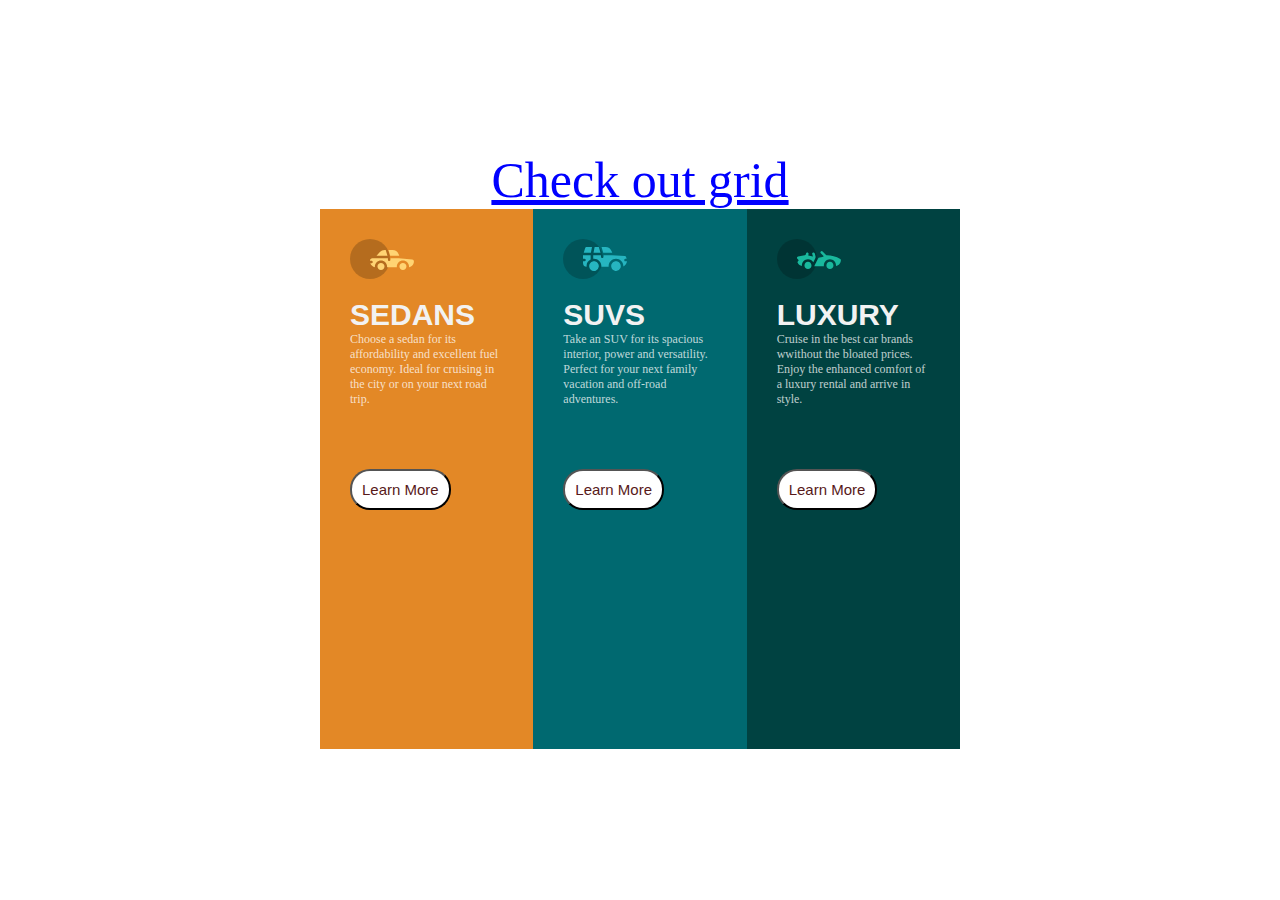
<file: index.html>
<!DOCTYPE html>
<html lang="en">
<head>
    <meta charset="UTF-8">
    <meta http-equiv="X-UA-Compatible" content="IE=edge">
    <meta name="viewport" content="width=device-width, initial-scale=1.0">
    <title>Three Column Cards</title>
    <link rel="stylesheet" href="cards.css">
    <link rel="preconnect" href="https://fonts.googleapis.com">
    <link rel="preconnect" href="https://fonts.googleapis.com">
</head>
<body>
   <main>
     <a href="grid.html">Check out grid</a>
    <div class="container">
        <div class="first-side">
            <img class="icon" src="Images/icon-sedans.svg">  
            <h1>SEDANS</h1>
            <p>Choose a sedan for its affordability and excellent fuel economy. 
                Ideal for cruising in the city or on your next road trip.
            </p>
            <button class="sedans">Learn More</button>
        </div>
        <div class="second-side">
            <img class="icon" src="Images/icon-suvs.svg">  
            <h1>SUVS</h1>
            <p>Take an SUV for its spacious interior, power and versatility. 
                Perfect for your next family vacation and off-road adventures.
            </p>
            <button class="suv">Learn More</button>
        </div>
        <div class="third-side">
            <img class="icon" src="Images/icon-luxury.svg">  
            <h1>LUXURY</h1>
            <p>Cruise in the best car brands wwithout the bloated prices.
                Enjoy the enhanced comfort of a luxury rental and arrive in style.
            </p>
            <button class="luxury">Learn More</button>
        </div>
    </div>
   </main>
</body>
</html>
</file>
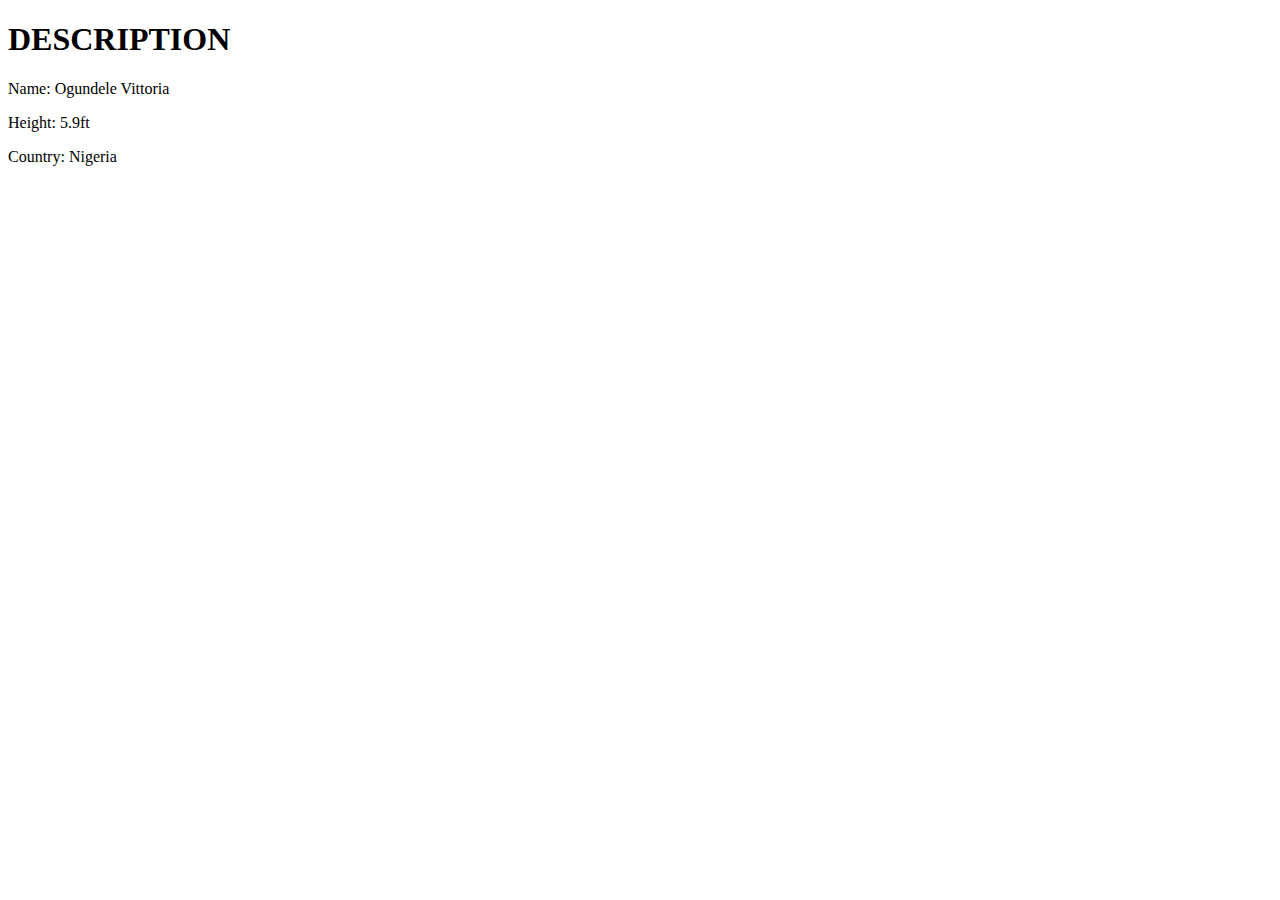
<file: JAVASCRIPT/index.html>
<!DOCTYPE html>
<html lang="en">
<head>
    <meta charset="UTF-8">
    <meta http-equiv="X-UA-Compatible" content="IE=edge">
    <meta name="viewport" content="width=device-width, initial-scale=1.0">
    <title>Javascript</title>
</head>
<body>
    <h1>DESCRIPTION</h1>
    <p id="name"></p>
    <p id="height"></p>
    <p id="country"></p>
    <script src="life.js"></script>
</body>
</html>
</file>
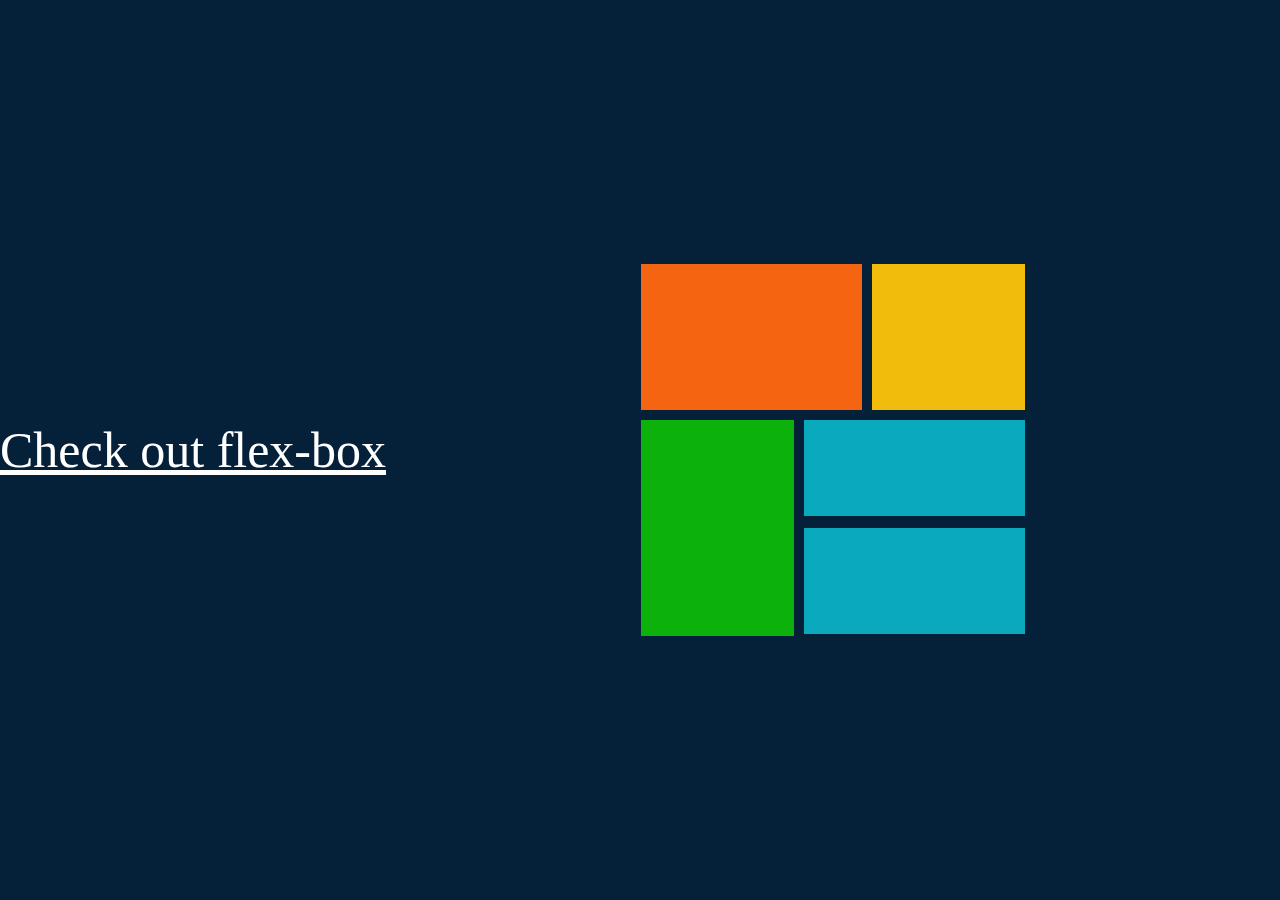
<file: grid.html>
<!DOCTYPE html>
<html lang="en">
<head>
    <meta charset="UTF-8">
    <meta http-equiv="X-UA-Compatible" content="IE=edge">
    <meta name="viewport" content="width=device-width, initial-scale=1.0">
    <title>Grid Layout</title>
    <link rel="stylesheet" href="grids.css">
</head>
<body>
    <header><a href="index.html">Check out flex-box</a></header>
    <main>
        
        <div class="item-a"></div>
        <div class="item-b"></div>
        <div class="item-c"></div>
        <div class="item-d"></div>
        <div class="item-e"></div>
    </main>
</body>
</html>
</file>
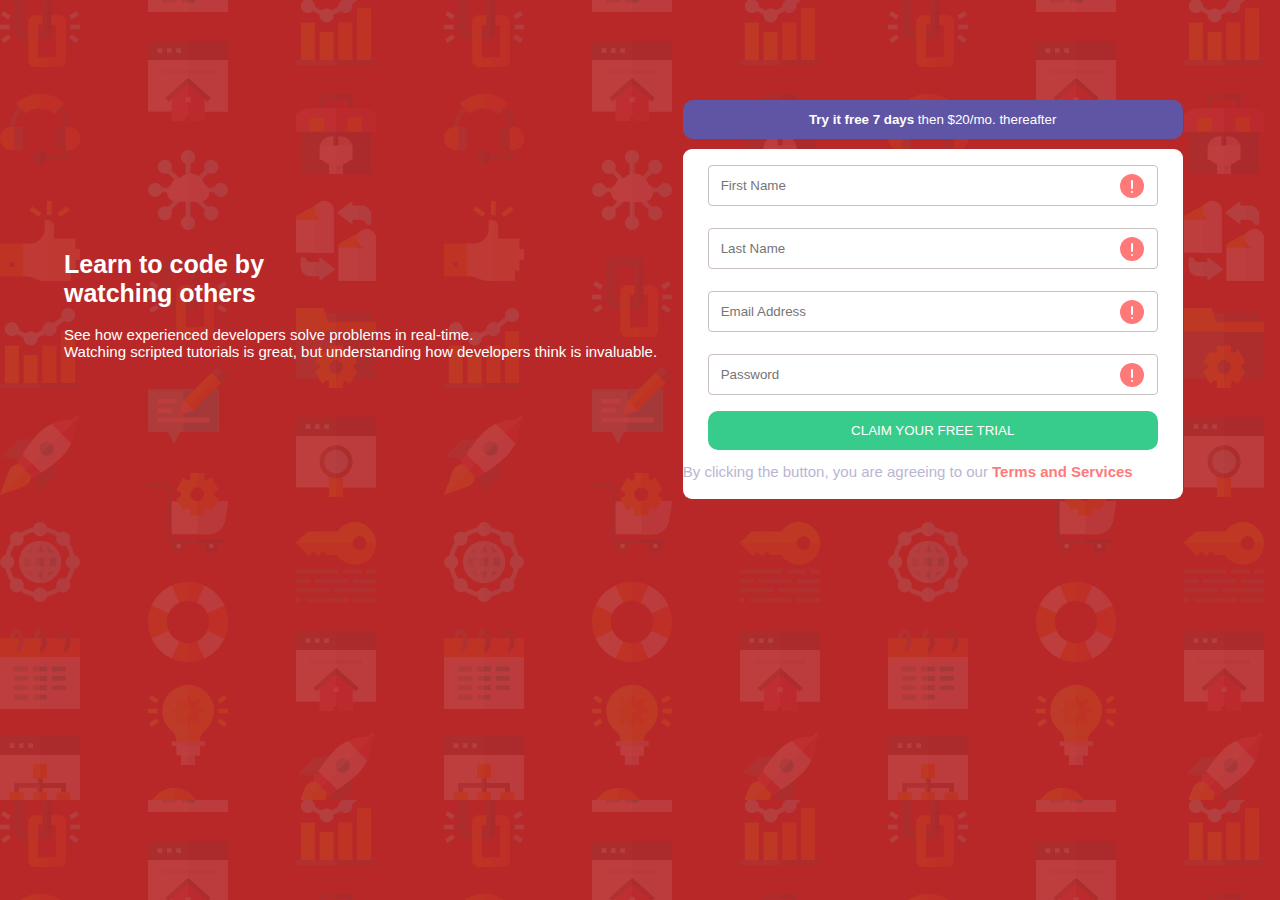
<file: responsive.html>
<!DOCTYPE html>
<html lang="en">
<head>
    <meta charset="UTF-8">
    <meta http-equiv="X-UA-Compatible" content="IE=edge">
    <meta name="viewport" content="width=device-width, initial-scale=1.0">
    <title>Responsiveness</title>
    <link rel="stylesheet" href="respond.css">
    <link rel="preconnect" href="https://fonts.googleapis.com">
</head>
<body>
    <main>
        <div class="item-a">
    <p><b class="learn">Learn to code by</b></p>
    <p><b class="learn"> watching others</b></p>
    <br>
    <p>See how experienced developers solve problems in real-time. </p>    
    <p>Watching scripted tutorials is great, but understanding how developers think is invaluable.</p>
    </div>
    <form action=action_page.php>
        <button type="try" class="registerbtn"><b>Try it free 7 days</b> then $20/mo. thereafter</button>
        <div class="container">
                <input type="text" id="fname" required placeholder="First Name"  name="">
                
                <input type="text" id="lname" required placeholder="Last Name"  name="">
                
                <input type="text" id="email" required placeholder="Email Address"  name="">
                
                <input type="text" id="phone" required placeholder="Password"  name="">
                
                <button type="submit" class="registerbtn">CLAIM YOUR FREE TRIAL</button>
                 <p class="by">By clicking the button, you are agreeing to our <b class="terms">Terms and Services</p>       
         </div>  
         </form>
         </main> 
</body>
</html>
</file>
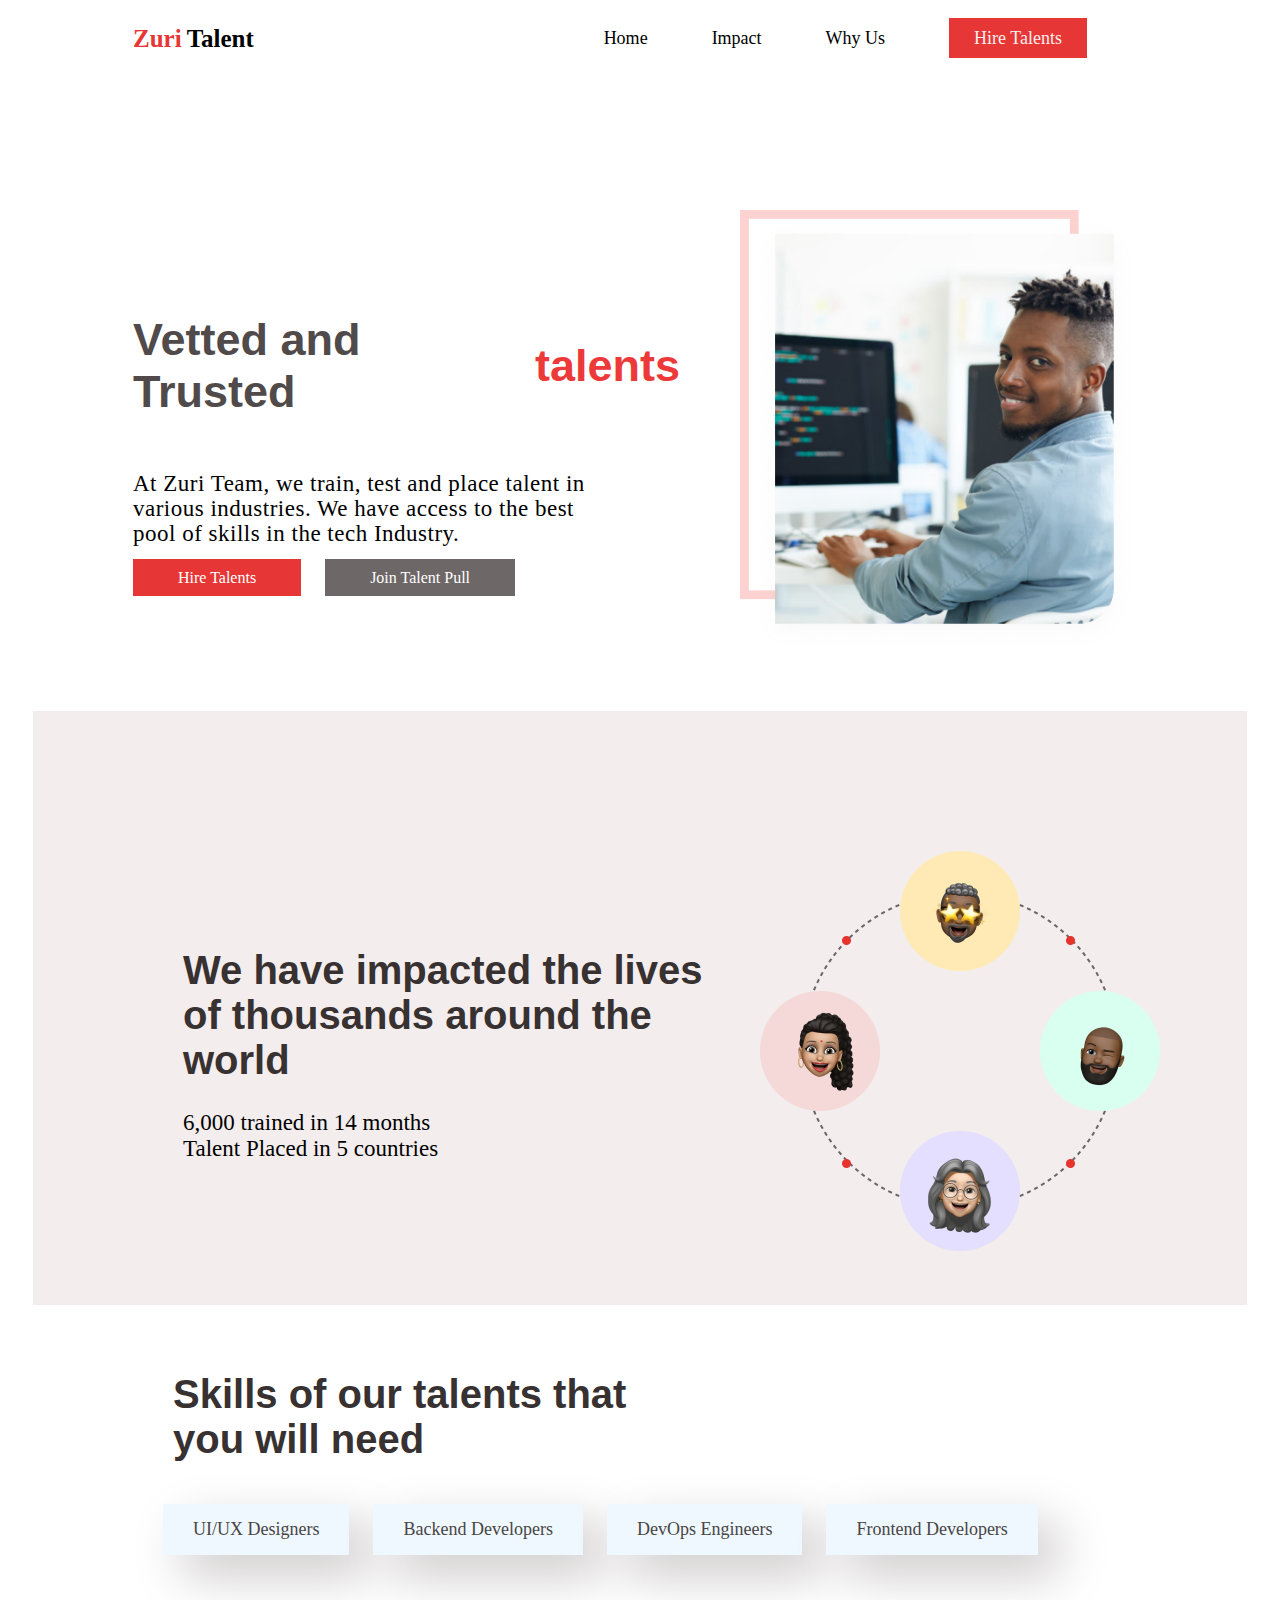
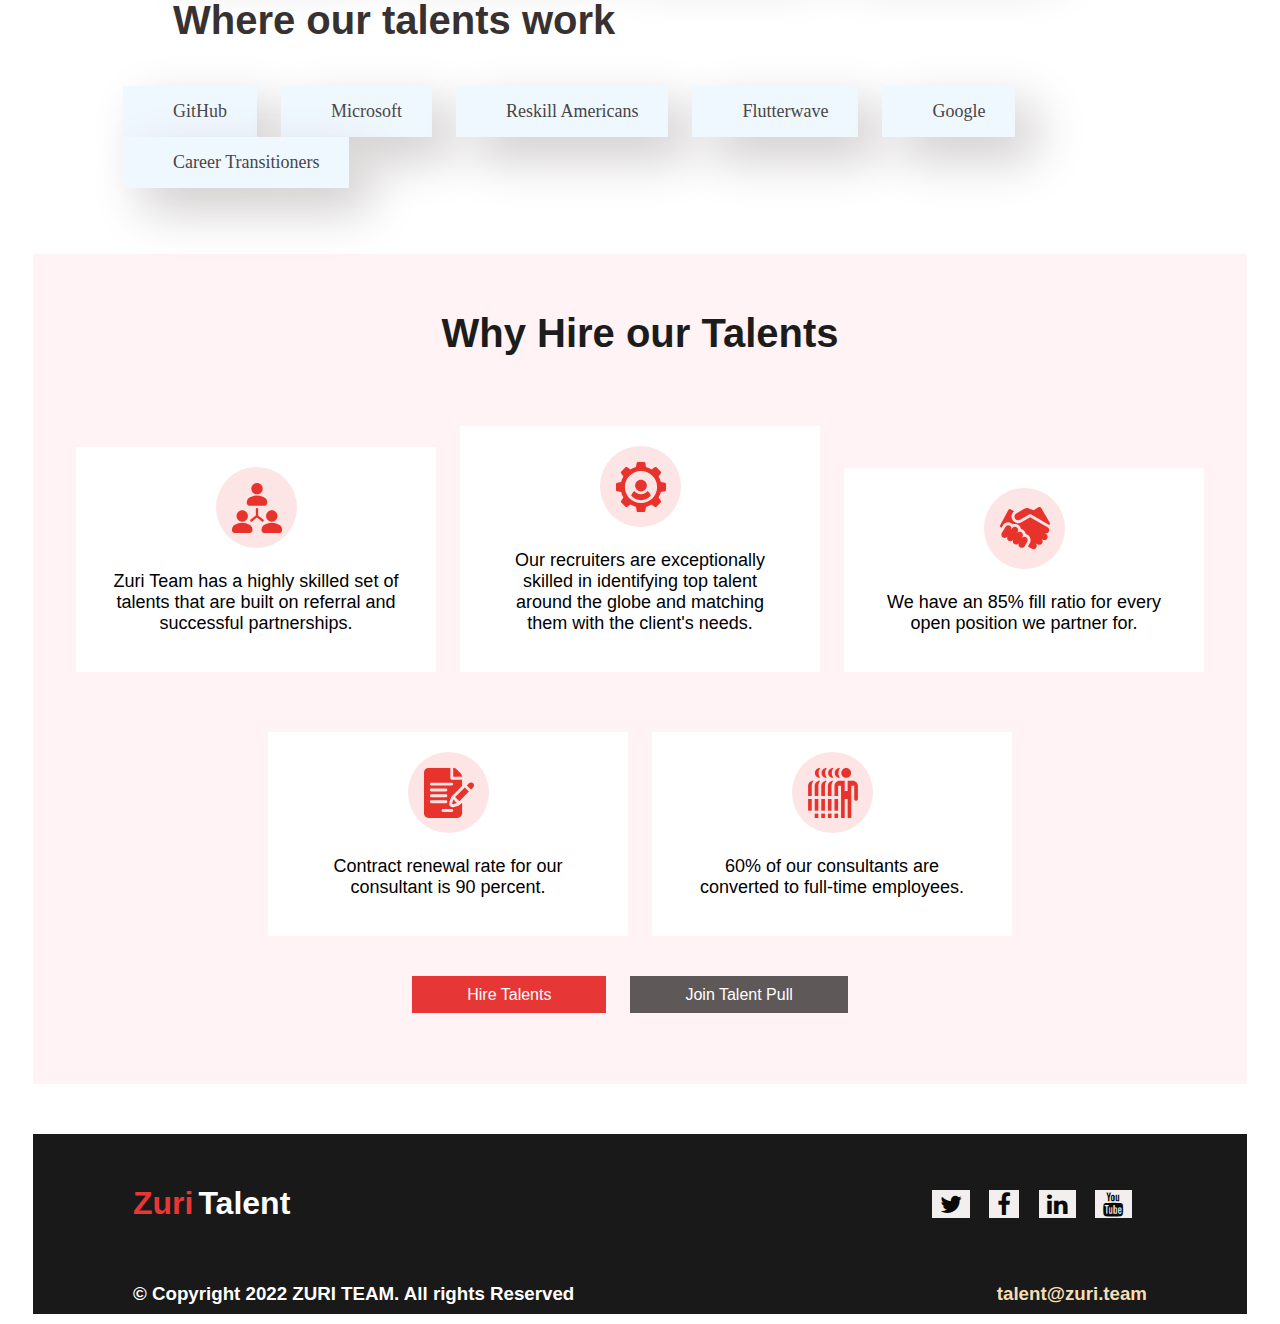
<file: ZURI/second page.html>
<!DOCTYPE html>
<html lang="en">
<head>
    <meta name="viewport" content="width-device-width, initial-scale=1.0">
    <meta charset="UTF-8">
    <meta http-equiv="X-UA-Compatible" content="IE=edge">
    <meta name="viewport" content="width=device-width, initial-scale=1.0">
    <title>Document</title>
    <link rel="stylesheet" href="second page.css">
    <link rel="stylesheet" href="https://fonts/Graphik-Semibold.woff2">
    <link rel="”preload”" href="/fonts/Sequel Sans Black Head.ttf"/>
    <link rel="”preload”" href="/fonts/Graphik-Regular.woff2"/>
    <link rel="”preload”" href="/fonts/Graphik-Medium.woff2"/>
    <link rel="stylesheet" href="https://cdnjs.cloudflare.com/ajax/libs/font-awesome/4.7.0/css/font-awesome.min.css">
</head>
<body>
    <div class="contain">
            <div class="main">
                <div class="head">
                    <h1>Zuri</h1>
                </div>
                <div class="yt">
                    <h1>Talent</h1>
                </div>
                
                <div class="nav">
                    <ul>
                        <li class="ty"><a href="Home">Home</a></li>
                        <li class="ty"><a href="Impact">Impact</a></li>
                        <li class="ty"><a href="Why Us">Why Us</a></li>
                        <li><a class="tt" href="Hire Talents">Hire Talents</a></li>
                    </ul>
                </div>
            </div>

            <div class="cont">

                <div class="first">
                    <div class="fir">
                        <div class="fi">
                        <h1>Vetted and Trusted </h1>
                        </div>

                        <div class="firs">
                        <h1 class="firs"> talents</h1>
                        </div>

                    </div>

                    <p>
                        At Zuri Team, we train, test and place talent in <br> various industries. We have access to the best <br> pool of skills in the tech Industry.
                    </p>
                    <a class = "yy" href="">Hire Talents</a> <a class = "ya" href="">Join Talent Pull</a>
                </div>

                <div class="first">
                    <img src="Images/section1.png">
                </div>

            </div>
        

        <div class="second">
            <div class="seco">
                <h1>We have impacted the lives <br> of thousands around the <br> world</h1>
                <p>6,000 trained in 14 months <br> Talent Placed in 5 countries</p>
            </div>

            <div class="seco">
                <img src="Images/section2.png" alt="">
            </div>
        </div>

        <div class="third">
            <div class="thir">
                <h1>Skills of our talents that <br> you will need</h1>
            </div>

            <div class="thi">
                <ul>
                    <li>UI/UX Designers</li>

                    <li>Backend Developers</li>
                    
                    <li>DevOps Engineers</li>
                    
                    <li>Frontend Developers</li>          
                </ul>
            </div>

            <div class="thir">
                <h1>
                    Where our talents work
                </h1>
            </div>
                    
            <div class="th">
                <ul>
                    <li>GitHub</li> 

                    <li>Microsoft</li>

                <li> Reskill Americans</li>

                    <li>Flutterwave</li>

                    <li>Google</li>

                    <li>Career Transitioners</li>
                </ul>
            </div>
        </div>

        <div class="wrapper">
            <h1>Why Hire our Talents</h1>
        

            <div class="team">
                <div class="section-1">
                    
                    <svg width="81" height="81" viewBox="0 0 81 81" fill="none" xmlns="http://www.w3.org/2000/svg">
                        <circle cx="40.5" cy="40.5" r="40.5" fill="#FCE5E4"/>
                        <g clip-path="url(#clip0_153_14)">
                        <path d="M41.0001 27.3636C44.1381 27.3636 46.6819 24.8197 46.6819 21.6818C46.6819 18.5438 44.1381 16 41.0001 16C37.8621 16 35.3183 18.5438 35.3183 21.6818C35.3183 24.8197 37.8621 27.3636 41.0001 27.3636Z" fill="#E7332B"/>
                        <path d="M33.2075 38.7272H48.7926C50.1353 38.7272 51.2273 37.5486 51.2273 36.0993V35.3714C51.2273 33.4726 50.2874 31.7382 48.7726 30.8448C46.9582 29.7749 44.1373 28.4999 41 28.4999C37.8628 28.4999 35.0419 29.775 33.2275 30.8448C31.7127 31.738 30.7728 33.4726 30.7728 35.3714V36.0993C30.7728 37.5487 31.8647 38.7272 33.2075 38.7272Z" fill="#E7332B"/>
                        <path d="M26.2273 54.6363C29.3652 54.6363 31.909 52.0925 31.909 48.9546C31.909 45.8166 29.3652 43.2728 26.2273 43.2728C23.0893 43.2728 20.5455 45.8166 20.5455 48.9546C20.5455 52.0925 23.0893 54.6363 26.2273 54.6363Z" fill="#E7332B"/>
                        <path d="M33.9998 58.1176C32.1854 57.0478 29.3645 55.7728 26.2273 55.7728C23.0901 55.7728 20.2691 57.0479 18.4548 58.1176C16.94 59.0109 16 60.7454 16 62.6442V63.3721C16 64.8214 17.092 66 18.4347 66H34.0198C35.3626 66 36.4546 64.8214 36.4546 63.3721V62.6442C36.4546 60.7454 35.5146 59.0109 33.9998 58.1176Z" fill="#E7332B"/>
                        <path d="M55.7727 54.6363C58.9107 54.6363 61.4545 52.0925 61.4545 48.9546C61.4545 45.8166 58.9107 43.2728 55.7727 43.2728C52.6348 43.2728 50.0909 45.8166 50.0909 48.9546C50.0909 52.0925 52.6348 54.6363 55.7727 54.6363Z" fill="#E7332B"/>
                        <path d="M63.5454 58.1176C61.731 57.0478 58.9101 55.7728 55.7729 55.7728C52.6357 55.7728 49.8147 57.0479 48.0004 58.1176C46.4855 59.0109 45.5456 60.7455 45.5456 62.6443V63.3722C45.5456 64.8215 46.6376 66.0001 47.9803 66.0001H63.5654C64.9082 66.0001 66.0002 64.8215 66.0002 63.3722V62.6443C66.0001 60.7454 65.0601 59.0109 63.5454 58.1176Z" fill="#E7332B"/>
                        <path d="M46.6807 54.6364C47.0147 54.6364 47.3443 54.4899 47.5696 54.2103C47.9613 53.7198 47.8814 53.0051 47.392 52.6123L42.1363 48.4078V42.1365C42.1363 41.5083 41.6281 41.0001 40.9999 41.0001C40.3718 41.0001 39.8635 41.5082 39.8635 42.1364V48.4086L34.6079 52.6122C34.1185 53.0051 34.0386 53.7197 34.4303 54.2102C34.6556 54.4898 34.9851 54.6363 35.3192 54.6363C35.5678 54.6363 35.8187 54.5554 36.0283 54.3878L40.9999 50.4105L45.9715 54.3878C46.1812 54.5554 46.432 54.6364 46.6807 54.6364Z" fill="#E7332B"/>
                        </g>
                        <defs>
                        <clipPath id="clip0_153_14">
                        <rect width="50" height="50" fill="white" transform="translate(16 16)"/>
                        </clipPath>
                        </defs>
                    </svg>
                    <p class="role"></p>Zuri Team has a highly skilled set of <br> talents that are built on referral and <br> successful partnerships.</p>
                </div>
                
                <div class="section-1">
                    
                    <svg width="81" height="81" viewBox="0 0 81 81" fill="none" xmlns="http://www.w3.org/2000/svg">
                        <circle cx="40.5" cy="40.5" r="40.5" fill="#FCE5E4"/>
                        <path d="M41 33.6758C37.7685 33.6758 35.1406 36.3036 35.1406 39.5352C35.1406 42.7667 37.7685 45.3945 41 45.3945C44.2315 45.3945 46.8594 42.7667 46.8594 39.5352C46.8594 36.3036 44.2315 33.6758 41 33.6758Z" fill="#E7332B"/>
                        <path d="M64.7755 36.6255L60.8841 35.9932C60.3963 34.0505 59.6295 32.2052 58.5981 30.4843L60.8354 27.35C61.2518 26.7678 61.1859 25.9695 60.6795 25.4632L56.5367 21.3204C56.0274 20.8126 55.2307 20.7453 54.6499 21.1645L51.5156 23.4018C49.7947 22.3703 47.9493 21.6036 46.0067 21.1158L45.3744 17.2244C45.2572 16.5179 44.6464 16 43.9297 16H38.0703C37.3536 16 36.7428 16.5179 36.6255 17.2245L35.9932 21.1159C34.0505 21.6037 32.2052 22.3705 30.4843 23.4019L27.35 21.1646C26.7678 20.7454 25.9682 20.8126 25.4632 21.3205L21.3204 25.4632C20.814 25.9696 20.7482 26.7678 21.1645 27.35L23.4018 30.4843C22.3703 32.2052 21.6036 34.0506 21.1158 35.9932L17.2244 36.6255C16.5179 36.7428 16 37.3536 16 38.0703V43.9297C16 44.6464 16.5179 45.2572 17.2245 45.3745L21.1159 46.0068C21.6037 47.9495 22.3705 49.7948 23.4019 51.5157L21.1646 54.65C20.7482 55.2322 20.8141 56.0305 21.3205 56.5368L25.4633 60.6796C25.9683 61.1846 26.7679 61.2489 27.3501 60.8355L30.4844 58.5982C32.2053 59.6297 34.0507 60.3964 35.9933 60.8842L36.6256 64.7756C36.7428 65.4821 37.3536 66 38.0703 66H43.9297C44.6464 66 45.2572 65.4821 45.3745 64.7755L46.0068 60.8841C47.9495 60.3963 49.7948 59.6295 51.5157 58.5981L54.65 60.8354C55.2308 61.2488 56.0275 61.1845 56.5368 60.6795L60.6796 56.5367C61.186 56.0303 61.2518 55.2321 60.8355 54.6499L58.5982 51.5156C59.6297 49.7947 60.3964 47.9493 60.8842 46.0067L64.7756 45.3744C65.4821 45.2572 66 44.6464 66 43.9297V38.0703C66 37.3536 65.4821 36.7428 64.7755 36.6255ZM41 57.1133C32.1151 57.1133 24.8867 49.8849 24.8867 41C24.8867 32.1151 32.1151 24.8867 41 24.8867C49.8849 24.8867 57.1133 32.1151 57.1133 41C57.1133 49.8849 49.8849 57.1133 41 57.1133Z" fill="#E7332B"/>
                        <path d="M47.7669 45.0754C46.1539 47.0417 43.7363 48.3243 41.0003 48.3243C38.2642 48.3243 35.8467 47.0417 34.2336 45.0754C32.8294 46.32 31.8051 47.9515 31.24 49.7822C33.655 52.4636 37.1159 54.1836 41.0003 54.1836C44.8847 54.1836 48.3456 52.4636 50.7604 49.7822C50.1954 47.9515 49.1712 46.32 47.7669 45.0754Z" fill="#E7332B"/>
                        </svg>
                        
                        <p class="role"></p>Our recruiters are exceptionally <br> skilled in identifying top talent <br> around the globe and matching <br> them with the client's needs.</p>

                    </div>

                    <div class="section-1">
                    
                    <svg width="81" height="81" viewBox="0 0 81 81" fill="none" xmlns="http://www.w3.org/2000/svg">
                        <circle cx="40.5" cy="40.5" r="40.5" fill="#FCE5E4"/>
                        <g clip-path="url(#clip0_153_17)">
                        <path d="M65.7987 34.7668L56.9118 19.6241C56.5044 18.9298 55.6131 18.6944 54.916 19.0969L49.5902 22.1718L44.7929 20.4073C44.6163 20.3423 44.4375 20.2878 44.2573 20.242C42.9067 19.8987 41.4749 20.0913 40.2532 20.7967L32.3233 25.3751C30.5717 26.3864 29.9716 28.6261 30.9828 30.3777C31.9941 32.1292 34.2338 32.7293 35.9854 31.7181L44.6872 26.694C45.5937 26.1706 46.7105 26.1706 47.6169 26.694C47.6169 26.694 65.1488 36.8195 65.2051 36.8542L65.4663 36.6392C66.0222 36.1816 66.1631 35.3878 65.7987 34.7668Z" fill="#E7332B"/>
                        <path d="M63.5708 39.2879L46.1521 29.2313L37.4502 34.2553C36.4346 34.8417 35.3072 35.1412 34.165 35.1412C33.5924 35.1412 33.0161 35.0659 32.4482 34.9139C30.7475 34.4581 29.3259 33.3674 28.4456 31.8425C27.5652 30.3178 27.3315 28.5413 27.7872 26.8405C28.1634 25.4364 28.9733 24.2236 30.1022 23.3476L26.5106 21.2739C25.7944 20.8605 24.8781 21.1214 24.4872 21.8501L16.1744 37.3483C15.8005 38.0455 16.0477 38.9138 16.7329 39.3093L17.4943 39.7488L18.8308 37.434C19.9395 35.5136 22.0066 34.3206 24.2253 34.3206C25.314 34.3206 26.3894 34.6092 27.3351 35.1553C27.8791 35.4693 28.3644 35.8565 28.7811 36.303C29.4546 36.0571 30.174 35.925 30.9106 35.925C31.9992 35.925 33.0745 36.2136 34.0203 36.7597C35.4604 37.591 36.4905 38.9336 36.9209 40.5399C36.9683 40.7165 37.0063 40.8941 37.0379 41.072C37.6369 41.2104 38.2155 41.4371 38.7523 41.7471C40.1925 42.5784 41.2227 43.921 41.653 45.5273C41.7004 45.7039 41.7384 45.8815 41.77 46.0594C42.3691 46.1978 42.9476 46.4244 43.4844 46.7344C46.4572 48.4509 47.4795 52.2659 45.7633 55.2387L43.9384 58.3994L47.85 60.6578C49.4264 61.568 51.4421 61.0278 52.3523 59.4515C53.2624 57.875 52.7223 55.8593 51.1459 54.9491L53.6831 56.414C55.2595 57.3241 57.2752 56.784 58.1854 55.2076C59.0955 53.6313 58.5554 51.6154 56.979 50.7053L58.6705 51.6818C60.2469 52.592 62.2627 52.0519 63.1728 50.4754C64.0829 48.899 63.5428 46.8832 61.9663 45.9732L60.2749 44.9966C61.8513 45.9067 63.867 45.3666 64.7772 43.7901C65.6873 42.2138 65.1472 40.1981 63.5708 39.2879Z" fill="#E7332B"/>
                        <path d="M42.0195 49.2716C40.4431 48.3614 38.4274 48.9015 37.5172 50.4779L38.4938 48.7865C39.4039 47.2101 38.8638 45.1944 37.2874 44.2843C35.7111 43.3741 33.6953 43.9142 32.7852 45.4906L33.7618 43.7991C34.6719 42.2227 34.1318 40.207 32.5554 39.2969C30.979 38.3867 28.9633 38.9268 28.0532 40.5032L27.0766 42.1946C27.9867 40.6182 27.4466 38.6025 25.8702 37.6924C24.2938 36.7822 22.2781 37.3224 21.3679 38.8987L17.8279 45.0303C16.9177 46.6066 17.4578 48.6224 19.0342 49.5325C20.6106 50.4427 22.6264 49.9025 23.5365 48.3261C22.6263 49.9024 23.1664 51.9182 24.7428 52.8283C26.3192 53.7385 28.335 53.1983 29.2451 51.6219C28.3349 53.1982 28.875 55.214 30.4515 56.1241C32.0279 57.0343 34.0436 56.4941 34.9537 54.9177C34.0436 56.494 34.5837 58.5098 36.1601 59.4199C37.7365 60.3301 39.7523 59.7899 40.6623 58.2134L43.2258 53.7734C44.1361 52.1974 43.5959 50.1816 42.0195 49.2716Z" fill="#E7332B"/>
                        </g>
                        <defs>
                        <clipPath id="clip0_153_17">
                        <rect width="50" height="50" fill="white" transform="translate(16 15)"/>
                        </clipPath>
                        </defs>
                    </svg>
                    <p class="role"></p>We have an 85% fill ratio for every <br> open position we partner for.</p>
                    </div>

                    <div class="section-1">
                
                    <svg width="81" height="81" viewBox="0 0 81 81" fill="none" xmlns="http://www.w3.org/2000/svg">
                        <circle cx="40.5" cy="40.5" r="40.5" fill="#FCE5E4"/>
                        <path d="M54.0387 24.5373C54.0387 23.3643 53.5809 22.26 52.7512 21.4303L48.6084 17.2875C47.7902 16.4692 46.6288 16 45.4729 16H45.2212V24.7891H54.0388L54.0387 24.5373Z" fill="#E7332B"/>
                        <path d="M42.7517 46.2282C43.032 45.3771 43.5213 44.5846 44.1593 43.9423L54.0774 34.0641V27.7188H43.7845C42.9748 27.7188 42.3672 27.0636 42.3672 26.2539V16H20.3945C17.9713 16 16 17.9713 16 20.3945V61.6055C16 64.0287 17.9713 66 20.3945 66H49.6438C52.0671 66 54.0774 64.0287 54.0774 61.6055V50.6728L52.4677 52.2435C51.8154 52.89 51.0516 53.3606 50.1903 53.6482L45.5326 55.2032L44.823 55.2419C43.65 55.2419 42.5399 54.6711 41.8505 53.7155C41.1667 52.7643 40.9808 51.5312 41.3526 50.4168L42.7517 46.2282ZM23.3242 42.3672H37.9251C38.7348 42.3672 39.3899 43.0224 39.3899 43.832C39.3899 44.6417 38.7348 45.2969 37.9251 45.2969H23.3242C22.5146 45.2969 21.8594 44.6417 21.8594 43.832C21.8594 43.0224 22.5146 42.3672 23.3242 42.3672ZM21.8594 37.9727C21.8594 37.163 22.5146 36.5078 23.3242 36.5078H37.9251C38.7348 36.5078 39.3899 37.163 39.3899 37.9727C39.3899 38.7823 38.7348 39.4375 37.9251 39.4375H23.3242C22.5146 39.4375 21.8594 38.7823 21.8594 37.9727ZM21.8594 49.6914C21.8594 48.8817 22.5146 48.2266 23.3242 48.2266H37.9251C38.7348 48.2266 39.3899 48.8817 39.3899 49.6914C39.3899 50.5011 38.7348 51.1562 37.9251 51.1562H23.3242C22.5146 51.1562 21.8594 50.5011 21.8594 49.6914ZM43.7845 57.0156C44.5941 57.0156 45.2493 57.6708 45.2493 58.4805C45.2493 59.2901 44.5942 59.9453 43.7845 59.9453H34.9954C34.1857 59.9453 33.5306 59.2901 33.5306 58.4805C33.5306 57.6708 34.1857 57.0156 34.9954 57.0156H43.7845ZM23.3242 33.5781C22.5146 33.5781 21.8594 32.9229 21.8594 32.1133C21.8594 31.3036 22.5146 30.6484 23.3242 30.6484H43.7845C44.5941 30.6484 45.2493 31.3036 45.2493 32.1133C45.2493 32.9229 44.5941 33.5781 43.7845 33.5781H23.3242Z" fill="#E7332B"/>
                        <path d="M45.405 47.5241L44.1306 51.3475C43.9396 51.9202 44.4846 52.465 45.0574 52.2737L48.8785 50.9976L45.405 47.5241Z" fill="#E7332B"/>
                        <path d="M56.7819 35.4634L47.1345 45.1108L51.2952 49.2714C53.4756 47.0906 57.7183 42.8473 60.942 39.6236L56.7819 35.4634Z" fill="#E7332B"/>
                        <path d="M65.1388 31.2621C64.6239 30.7443 63.8657 30.4482 63.0617 30.4482C62.2577 30.4482 61.4996 30.7443 60.9817 31.2636L58.8531 33.3922L63.013 37.5522C64.1784 36.3868 64.9838 35.5813 65.1419 35.4234C66.2861 34.2774 66.286 32.4108 65.1388 31.2621Z" fill="#E7332B"/>
                        <path d="M65.1422 35.4234C65.1423 35.4234 65.1423 35.4233 65.1424 35.4232C65.1461 35.4195 65.1478 35.4178 65.1508 35.4148C65.1478 35.4179 65.1461 35.4196 65.1422 35.4234Z" fill="#E7332B"/>
                        <path d="M65.1509 35.4148C65.1556 35.4102 65.1611 35.4047 65.1639 35.4019C65.161 35.4048 65.1556 35.4102 65.1509 35.4148Z" fill="#E7332B"/>
                        <path d="M65.1641 35.4018C65.1735 35.3924 65.1737 35.3922 65.1641 35.4018V35.4018Z" fill="#E7332B"/>
                    </svg>
                    <p class="role"></p>Contract renewal rate for our <br> consultant is 90 percent.</p>
                    </div>

                    <div class="section-1">
                    
                        <svg width="81" height="81" viewBox="0 0 81 81" fill="none" xmlns="http://www.w3.org/2000/svg">
                            <circle cx="40.5" cy="40.5" r="40.5" fill="#FCE5E4"/>
                            <path d="M27.8165 25.7656C27.9788 25.7656 28.1391 25.7572 28.2974 25.7417C27.2337 24.4068 26.5958 22.7184 26.5958 20.8828C26.5958 19.0473 27.2337 17.3588 28.2974 16.0239C28.1391 16.0084 27.9788 16 27.8165 16C25.1241 16 22.9337 18.1904 22.9337 20.8828C22.9337 23.5752 25.1241 25.7656 27.8165 25.7656Z" fill="#E7332B"/>
                            <path d="M29.5255 20.8828C29.5255 23.5752 31.7159 25.7656 34.4083 25.7656C34.5706 25.7656 34.7309 25.7572 34.8892 25.7417C33.8255 24.4068 33.1876 22.7184 33.1876 20.8828C33.1876 19.0473 33.8255 17.3588 34.8892 16.0239C34.7309 16.0084 34.5706 16 34.4083 16C31.7159 16 29.5255 18.1904 29.5255 20.8828Z" fill="#E7332B"/>
                            <path d="M36.1173 20.8828C36.1173 23.5752 38.3077 25.7656 41.0001 25.7656C41.1623 25.7656 41.3227 25.7572 41.4809 25.7417C40.4172 24.4068 39.7793 22.7184 39.7793 20.8828C39.7793 19.0473 40.4172 17.3588 41.4809 16.0239C41.3227 16.0084 41.1623 16 41.0001 16C38.3077 16 36.1173 18.1904 36.1173 20.8828Z" fill="#E7332B"/>
                            <path d="M41 28.6953C38.173 28.6953 35.873 30.9952 35.873 33.8223V44.0273H39.5352V33.8223C39.5352 31.8763 40.2288 30.0893 41.3816 28.6953H41Z" fill="#E7332B"/>
                            <path d="M26.3516 61.6055H22.6895V66H26.3516V61.6055Z" fill="#E7332B"/>
                            <path d="M46.127 61.6055H42.4648V66H46.127V61.6055Z" fill="#E7332B"/>
                            <path d="M19.7598 46.957H16.0977V58.6758H19.7598V46.957Z" fill="#E7332B"/>
                            <path d="M39.5352 61.6055H35.873V66H39.5352V61.6055Z" fill="#E7332B"/>
                            <path d="M60.7754 28.6953H55.6484V38.9492H52.7188V28.6953H47.5918C44.7648 28.6953 42.4648 30.9952 42.4648 33.8223V44.0273H46.127V33.8223H49.0566V66H52.7188V46.9082H55.6484V66H59.3105V33.8223H62.2402V46.957C62.2402 47.9667 63.0616 48.7881 64.0713 48.7881C65.081 48.7881 65.9023 47.9667 65.9023 46.957V33.8223C65.9023 30.9952 63.6023 28.6953 60.7754 28.6953Z" fill="#E7332B"/>
                            <path d="M16.0977 44.0273H19.7598V33.8223C19.7598 31.8763 20.4534 30.0893 21.6063 28.6953H21.2246C18.3977 28.6953 16.0977 30.9952 16.0977 33.8223V44.0273Z" fill="#E7332B"/>
                            <path d="M39.5352 46.957H35.873V58.6758H39.5352V46.957Z" fill="#E7332B"/>
                            <path d="M46.127 46.957H42.4648V58.6758H46.127V46.957Z" fill="#E7332B"/>
                            <path d="M32.9434 44.0273V33.8223C32.9434 31.8763 33.637 30.0893 34.7898 28.6953H34.4082C31.5813 28.6953 29.2812 30.9952 29.2812 33.8223V44.0273H32.9434Z" fill="#E7332B"/>
                            <path d="M32.9434 61.6055H29.2812V66H32.9434V61.6055Z" fill="#E7332B"/>
                            <path d="M32.9434 46.957H29.2812V58.6758H32.9434V46.957Z" fill="#E7332B"/>
                            <path d="M26.3516 46.957H22.6895V58.6758H26.3516V46.957Z" fill="#E7332B"/>
                            <path d="M26.3516 33.8223C26.3516 31.8763 27.0452 30.0893 28.198 28.6953H27.8164C24.9895 28.6953 22.6895 30.9952 22.6895 33.8223V44.0273H26.3516V33.8223Z" fill="#E7332B"/>
                            <path d="M42.709 20.8828C42.709 23.5752 44.8994 25.7656 47.5918 25.7656C47.7541 25.7656 47.9144 25.7572 48.0727 25.7417C47.009 24.4068 46.3711 22.7184 46.3711 20.8828C46.3711 19.0473 47.009 17.3588 48.0727 16.0239C47.9144 16.0084 47.7541 16 47.5918 16C44.8994 16 42.709 18.1904 42.709 20.8828Z" fill="#E7332B"/>
                            <path d="M49.3008 20.8828C49.3008 23.5752 51.4912 25.7656 54.1836 25.7656C56.876 25.7656 59.0664 23.5752 59.0664 20.8828C59.0664 18.1904 56.876 16 54.1836 16C51.4912 16 49.3008 18.1904 49.3008 20.8828Z" fill="#E7332B"/>
                        </svg>
                        <p class="role"></p>60% of our consultants are <br> converted to full-time employees.</p>
                    </div>
            </div>

            <div class="ba">
            <a class="bb" href="">Hire Talents</a> <a class="bc" href="">Join Talent Pull</a>
            </div>
        </div>    

        <div class="last">
            <div class="hea">
                <h1>Zuri</h1>
            </div>
            <div class="yn">
                <h1>Talent</h1>
            </div>

            <div class="var">
                <i class="fa fa-twitter" style="font-size:24px"></i>
                <i class="fa fa-facebook" style="font-size:24px"></i>
                <i class="fa fa-linkedin" style="font-size:24px"></i>
                <i class="fa fa-youtube" style="font-size:24px"></i>
            </div>
        </div>
        
        <div class="last">
            <div class="he">
            <h3> © Copyright 2022 ZURI TEAM. All rights Reserved</h3>
            </div>

            <div class="va">
            <h3>talent@zuri.team</h3>
            </div>
        </div>
    </div>
</body>
</html>
</file>
<file: cards.css>
*{
    margin: 0;
    padding: 0;
    box-sizing: border-box;
  }
  
  body {
     font-size: 15px;
  }

main {
    width: 50%;
    margin: auto;
    display: flex;
    justify-content: center;
    align-items: center;
    height: 100vh;
    flex-direction: column ;
  }
  .container{
    display: flex;
    height: 60%;
  }
  p{
      color:hsla(0, 0%, 100%, 0.75) ;
      font-family: 'Big Shoulders Display', cursive;
      font-weight: 100;
      font-size: 12px;
  }
  h1{
      color:hsl(0, 0%, 95%) ;
      font-weight: 700;
      font-family: 'Lexend Deca', sans-serif;
  }
  
  .first-side {
    background-color:  hsl(31, 77%, 52%);
    padding: 2em;
    width: 50%;
  }
  .second-side {
    background-color: hsl(184, 100%, 22%);
    padding: 2em;
    width: 50%;
  }
  .third-side {
    background-color: hsl(179, 100%, 13%);
    padding: 2em;
    width: 50%;
  }
  button{
    color:hsl(0, 55%, 22%) ;
    size: 30px;
    font-size: 15px;
    background-color: white;
    border-radius: 20px;
    padding: 10px;
    
  }
.icon{
    margin-bottom: 10%;
}

.sedans, .suv, .luxury{
    margin-top: 40%;
}
@media only screen and (max-weight: 375px){
    .container{
        width: 50%;
        margin: auto;
        display: flex;
        justify-content: center;
        align-items: center;
        flex-direction: column ;
        height: 60%;
      }
}
a:link{
    color: blue;
    font-size: 50px; 
}
</file>
<file: grids.css>
*{
    margin: 0;
    padding: 0;
  }
  
  body {
    background-color: rgb(5, 33, 58);
    display: flex;
    place-items: center;
    min-height: 100vh ;
  }
  main{
      display: grid;
      grid-template-areas: 
      'a a b'
      'c d d'
      'c e e'
      ;
      gap: 10px;
      width: 30%;
      margin: auto;
     
  }
  main div {
      padding: 3em;
      text-align: center;  
  }
  .item-a{
      background-color: rgb(245, 100, 17);
      grid-area: a;
      height: 50px;
  }
  .item-b{
    background-color: rgb(241, 188, 12);
    grid-area: b;
    height: 50px;
}
.item-c{
    background-color: rgb(12, 177, 12);
    grid-area: c; 
    height: 120px;
}
.item-d{
    background-color: rgb(10, 169, 190);
    grid-area: d;
    height: 0px;
}
.item-e{
    background-color:rgb(10, 169, 190) ;
    grid-area: e;
    height: 10px;
}
a{
    color: white;
    font-size: 50px;
}
</file>
<file: respond.css>
* {
    box-sizing: border-box;
    padding: 0;
    margin: 0;
  }
  .learn{
    font-family: 'Poppins', sans-serif;
    font-weight: 700;
    font-size: 25px;
  }
p{
    color: white;
    font-family: 'Poppins', sans-serif;
    font-weight: 500;
    font-size: 15px;
    
 }
 body{
    font-size: 16px;
    background-color:  hsl(0, 64%, 44%);
    min-height: 100vh;
    min-width: 100%;
    background-image: url(Images/respond.png);
 }
 .item-a, p{
     text-align: start;
 }
 .item-a{
    margin-top: 250px;
    margin-left: 35%;
    font-size: 16px;
   
}
 button[type=try]{
background-color: hsl(248, 32%, 49%); 
color: white;
padding: 12px 100px;
border: none;
border-radius: 10px;
cursor: pointer;
width: 100%;
margin-bottom: 2%;
}
input[type=text], select, textarea{
width: 90%;
padding: 12px;
border: 1px solid rgb(201, 193, 193); 
border-radius: 4px;
margin-top: 6px;
margin-bottom: 16px;
}

button[type=submit]{
background-color:hsl(154, 59%, 51%) ;
color: white;
padding: 12px 20px;
border: none;
border-radius: 10px;
cursor: pointer;
width: 90%;
}
.by{
color: hsl(246, 25%, 77%);
margin-top: 13px;
}
.terms{
color:  hsl(0, 100%, 74%);
}
.container{
    background-color: white;
    border-radius: 9px;
    text-align: center;
    padding-top: 10px;
    padding-bottom: 10px;
    height: 350px;
    width: 500px;
}
form{
     margin-top: 100px;
}
main{
    display: flex;
    flex-wrap: wrap;
    gap: 2%;
}
input:invalid{
    background-image: url(Images/icon-error.svg);
    background-repeat: no-repeat;
    background-position: 97%;
}
@media only screen and (max-width: 1801px) {
    .item-a {
      text-align: center;
      margin-left: 30%;
    }
  }
  
  @media only screen and (max-width: 1601px) {
    .item-a {
      text-align: center;
      margin-left: 25%;
    }
  }
  
  @media only screen and (max-width: 1501px) {
    .item-a {
      text-align: center;
      margin-left: 20%;
    }
  }
  
  @media only screen and (max-width: 1391px) {
    .item-a {
      text-align: center;
      margin-left: 5%;
    }
  }
  
  @media only screen and (max-width: 1191px) {
    .item-a {
      text-align: center;
      margin-left: 0;
    }
  }
  
  @media only screen and (max-width: 1191px) {
    .item-a {
      text-align: center;
      margin-left: 25%;
    }
    .form {
      margin-left: 25%;
    }
  }
  
  @media only screen and (max-width: 901px) {
    .item-a {
      text-align: center;
      margin-left: 20%;
    }
    .form {
      margin-left: 20%;
    }
  }
  
  @media only screen and (max-width: 751px) {
    .item-a {
      text-align: center;
      margin-left: 15%;
    }
    .form {
      margin-left: 15%;
    }
  }
  @media only screen and (max-width: 691px) {
    .item-a {
      text-align: center;
      margin-left: 10%;
    }
    .form {
      margin-left: 10%;
    }
  }
</file>
<file: ZURI/second page.css>
body{
    background: white;
}
.main{
    align-items: center;
    display: flex;
    padding-left: 100px;
    padding-right: 100px;
    position: sticky;
    top: 0;
    background-color: white;
}
.head{
    Color: rgb(231, 54, 54);
    margin-right: 5px;
}
.nav{
    flex: 1;
    text-align: right;
}
.nav ul{
    display: inline-block;
    list-style-type: none;
}
a{
    text-decoration: none;
}
.nav ul li{
    display: inline-block;
    margin-right: 60px;
}
.nav ul li a{
    font-size: 18px;
}
.tt{
    background: rgb(231, 54, 54);
    padding: 10px 25px;
    margin: 30px o;
    color: rgb(248, 239, 239);
}
.head h1{
    font-size: 25px;
}
.yt h1{
    font-size: 25px;
    margin-right: 5px;
}
.ty a{
    color: black;
}
.tt a{
    color: rgb(248, 239, 239);
}
.first h1{
    font-size: 45px;
    
}
.fi h1{
    font-family: "Semibold", sans-serif;
    color: rgb(80, 74, 74);
}
.firs h1{
    font-family: "Semibold", sans-serif;
}

.first p{
    font-size: 23px;
    letter-spacing: 0.5px;
    line-height: 25px;
    font-stretch: expanded;
}
.yy{
    margin-right: 20px;
    color: white;
    background: rgb(231, 54, 54);
    padding: 10px 45px;
}
.ya{
    color: white;
    padding: 10px 45px;
    background: rgb(110, 103, 103);
}

.cont{
    display: flex;
    align-items: center;
    flex-wrap: wrap;
    justify-content: space-around;
    padding-left: 100px;
    padding-top: 90px;
}
.first {
    flex-basis: 50%;
    min-width: 300px;
}
.first img{
    max-width: 400px;
    padding: 50px;
}
.contain{
    margin: auto;
    max-width: 3000px;
    padding-right: 25px;
    padding-left: 25px;
}
.fir{
    align-items: center;
    display: flex;
    
}
.firs{
    margin-right: 5px;
    color: rgb(236, 57, 57);
}

.second{
    display: flex;
    align-items: center;
    flex-wrap: wrap;
    justify-content: space-around;
    padding-left: 150px;
    padding-right: 10px;
    padding-top: 90px;
    background: rgb(243, 237, 237);
}
.seco{
    flex-basis: 50%;
    min-width: 300px;
}
.seco img{
    max-width: 400px;
    padding: 50px;
}
.seco h1{
    font-size: 40px;
    color: rgb(56, 49, 49);
    font-family: "Semibold", sans-serif;
}

.seco p{
    font-size: 23px;
}
.thir h1{
    margin-right: 60px;
    color: rgb(56, 49, 49);
    font-family: "Semibold", sans-serif;
}
.third{
    align-items: center;
    display: inline-block;
    padding-left: 50px;
    padding-right: 50px;
    margin-top: 40px;
    margin-bottom: 50px;
}
.thi ul{
    list-style-type: none;
    display: inline-block;
}
.thi ul li{
    display: inline-block;
    margin-right: 20px;
}

.thi li{
    background: aliceblue;
    padding: 15px 30px;
    font-size: large;
    color: rgb(71, 69, 69);
    box-shadow: 20px 20px 50px rgb(204, 200, 200);
}

.th ul{
    list-style-type: none;
    display: inline-block;
}
.th ul li{
    display: inline-block;
    margin-right: 20px;
}
.th li{
    background: aliceblue;
    padding: 15px 30px;
    font-size: large;
    color: rgb(71, 69, 69);
    box-shadow: 20px 20px 50px rgb(204, 200, 200);
    padding-left: 50px;
}
.thir{
    padding-left: 90px;
    font-size: 20px;
}

.thi{
    padding-left: 40px;
}

.wrapper{
    padding-top: 30px;
    background: rgb(255, 243, 245);
    margin-bottom: 50px;
    padding-bottom: 80px;
}
.wrapper h1{
    text-align: center;
    margin-bottom: 60px;
    font-size: 40px;
    font-family: "Semibold", sans-serif;
    color: rgb(29, 28, 28);
}
.team{
    display: inline-block;
    text-align: center;
    width: auto;
    justify-content: center;
}
.team .section-1{
    background: rgb(255, 255, 255);
    margin: 10px;
    margin-bottom: 50px;
    width: 300px;
    padding: 20px 30px;
    font-size: 18px;
    display: inline-block;
    max-height: 100%;
    font-family: "Regular", sans-serif;
}

.team .section-1:hover{
    background: black;
    color: white;
}

.bc{
    margin-right: 20px;
    color: white;
    background: rgb(95, 88, 88);
    padding: 10px 55px;
    text-align: center;
    font-family: "Regular", sans-serif;
}
.bb{
    margin-right: 20px;
    color: white;
    background: rgb(231, 54, 54);
    padding: 10px 55px;
    font-family: "Regular", sans-serif;
}
.ba{
    text-align: center;
}

.last{
    align-items: center;
    display: flex;
    padding-left: 100px;
    padding-right: 100px;
    position: sticky;
    top: 0;
    background-color: rgb(26, 25, 25);
    font-family: "Regular", sans-serif;
    padding-top: 50px;
    height: 40px;
}

.var{
    flex: 1;
    text-align: right;
    color: white;
}

.var i{
    margin-right: 15px;
    color: rgb(10, 10, 10);
    background: rgb(243, 239, 239);
    padding: 2px 8px;
}

.hea{
    Color: rgb(231, 54, 54);
    margin-right: 5px;
}

.yn{
    margin-right: 5px;
    color: white;
}
.he h3{
    color: white;
}
.va{
    color: wheat;
    text-align: right;
    flex: 1;
}

@media screen and (max-width:600px){
    .main{
        align-items: center;
        display: flex;
        padding-left: 50px;
        padding-right: 50px;
        position: sticky;
        top: 0;
    }
    .head{
        margin-right: 5px;
    }
    .nav{
        flex: 1;
        text-align: right;
    }
    .nav ul{
        display: inline-block;
        list-style-type: none;
    }
    a{
        text-decoration: none;
    }
    .nav ul li{
        display: inline-block;
        margin-right: 5px;
    }
    .nav ul li a{
        font-size: 12px;
    }
    .tt{
        padding: 10px 25px;
        margin: 30px o;
    }
    .head h1{
        font-size: 15px;
    }
    .yt h1{
        font-size: 15px;
        margin-right: 5px;
    }
    
    .first h1{
        font-size: 25px;
        
    }
    .first p{
        font-size: 15px;
        letter-spacing: 0.5px;
        line-height: 25px;
    }
    .yy{
        margin-right: 10px;
        padding: 10px 25px;
    }
    .ya{
        padding: 10px 25px;
    }
    
    .cont{
        display: flex;
        align-items: center;
        flex-wrap: wrap;
        justify-content: space-around;
        padding-left: 100px;
        padding-top: 90px;
    }
    .first {
        flex-basis: 50%;
        min-width: 300px;
    }
    .first img{
        max-width: 200px;
        padding: 50px;
    }
    .contain{
        margin: auto;
        max-width: 3000px;
        padding-right: 25px;
        padding-left: 25px;
    }
    
    .firs{
        margin-right: 5px;
    }
    
    .second{
        display: flex;
        align-items: center;
        flex-wrap: wrap;
        justify-content: space-around;
        padding-left: 150px;
        padding-right: 10px;
        padding-top: 90px;
    }
    .seco{
        flex-basis: 50%;
        min-width: 300px;
    }
    .seco img{
        max-width: 200px;
        padding: 50px;
    }
    .seco h1{
        font-size: 30px;
    }
    
    .seco p{
        font-size: 23px;
    }
    .thir h1{
        margin-right: 60px;
        font-size: 30px;
    }
    .third{
        align-items: center;
        display: inline-block;
        padding-left: 50px;
        padding-right: 50px;
        margin-top: 40px;
        margin-bottom: 50px;
    }
    .thi ul{
        list-style-type: none;
        display: inline-block;
    }
    .thi ul li{
        display: inline-block;
        margin-right: 20px;
    }
    
    .thi li{
        padding: 10px 30px;
        font-size: large;
        color: rgb(71, 69, 69);
        box-shadow: 10px 10px 30px rgb(204, 200, 200);
    }
    
    .th ul{
        list-style-type: none;
        display: inline-block;
    }
    .th ul li{
        display: inline-block;
        margin-right: 20px;
    }
    .th li{
        padding: 10px 20px;
        font-size: large;
        color: rgb(71, 69, 69);
        box-shadow: 10px 10px 30px rgb(204, 200, 200);
        padding-left: 20px;
    }
    .thir{
        padding-left: 90px;
        font-size: 20px;
    }
    
    .thi{
        padding-left: 40px;
    }
    
    .wrapper{
        padding-top: 30px;
        margin-bottom: 50px;
        padding-bottom: 80px;
    }
    .wrapper h1{
        text-align: center;
        margin-bottom: 60px;
        font-size: 30px;
    }
    .team .section-1{
        margin: 10px;
        margin-bottom: 50px;
        width: 300px;
        padding: 20px 30px;
        font-size: 18px;
        max-height: 100%;
    }
    
    .bc{
        margin-right: 20px;
        padding: 10px 55px;
        text-align: center;
    }
    .bb{
        margin-right: 20px;
        padding: 10px 55px;
    }
    .ba{
        text-align: center;
    }
    
    .last{
        align-items: center;
        display: flex;
        padding-left: 100px;
        padding-right: 100px;
        top: 0;
        padding-top: 50px;
        height: 40px;
    }
    
    .var{
        flex: 1;
        text-align: right;
    }
    
    .var i{
        margin-right: 15px;
        padding: 2px 8px;
    }
    
    .hea{
        margin-right: 5px;
    }
    
    .yn{
        margin-right: 5px;
    }
    .he h3{
        font-size: 10px;
    }
    .va{
        text-align: right;
        flex: 1;
        font-size: 10px;
    }
}

@media screen and (max-width:420px){
    .main{
        align-items: center;
        display: auto;
        position: sticky;
        top: 0;
        justify-content: center;
    }
    .nav{
        flex: 1;
        text-align: right;
    }
    .nav ul{
        display: inline-block;
        list-style-type: none;
    }
    a{
        text-decoration: none;
    }
    .nav ul li{
        display: inline-block;
        margin-right: 0;
    }
    .nav ul li a{
        font-size: 10px;
    }
    .tt{
        padding: 7px 15px;
        margin: 30px o;
    }
    .head h1{
        font-size: 15px;
    }
    .yt h1{
        font-size: 15px;
        margin-right: 0px;
    }
    
    .first h1{
        font-size: 15px;
        
    }
    .first p{
        font-size: 15px;
        letter-spacing: 0.5px;
        line-height: 25px;
    }
    .yy{
        margin-right: 10px;
        padding: 10px 25px;
    }
    .ya{
        padding: 10px 25px;
    }
    
    .cont{
        display: flex;
        align-items: center;
        flex-wrap: wrap;
        justify-content: space-around;
        padding-left: 0px;
        padding-top: 0px;
    }
    .first {
        flex-basis: 50%;
        min-width: 300px;
    }
    .first img{
        max-width: 200px;
        padding: 50px;
    }
    .contain{
        margin: auto;
        max-width: 3000px;
        padding-right: 25px;
        padding-left: 25px;
    }
    
    .firs{
        margin-right: 5px;
    }
    
    .second{
        display: flex;
        align-items: center;
        flex-wrap: wrap;
        justify-content: space-around;
        padding-left: 0px;
        padding-right: 0px;
        padding-top: 90px;
    }
    .seco{
        flex-basis: 50%;
        min-width: 300px;
    }
    .seco img{
        max-width: 200px;
        padding: 50px;
    }
    .seco h1{
        font-size: 30px;
    }
    
    .seco p{
        font-size: 23px;
    }
    .thir h1{
        margin-right: 60px;
        font-size: 30px;
    }
    .third{
        align-items: center;
        display: inline-block;
        padding-left: 0px;
        padding-right: 0px;
        margin-top: 40px;
        margin-bottom: 50px;
    }
    .thi ul{
        list-style-type: none;
        display: inline-block;
    }
    .thi ul li{
        display: inline-block;
        margin-right: 20px;
    }
    
    .thi li{
        padding: 10px 30px;
        font-size: large;
        color: rgb(71, 69, 69);
        box-shadow: 10px 10px 30px rgb(204, 200, 200);
    }
    
    .th ul{
        list-style-type: none;
        display: inline-block;
    }
    .th ul li{
        display: inline-block;
        margin-right: 20px;
    }
    .th li{
        padding: 10px 20px;
        font-size: large;
        color: rgb(71, 69, 69);
        box-shadow: 10px 10px 30px rgb(204, 200, 200);
        padding-left: 20px;
    }
    .thir{
        padding-left: 0px;
        font-size: 20px;
    }
    
    .thi{
        padding-left: 0px;
    }
    
    .wrapper{
        padding-top: 30px;
        margin-bottom: 50px;
        padding-bottom: 80px;
    }
    .wrapper h1{
        text-align: center;
        margin-bottom: 60px;
        font-size: 30px;
    }
    .team .section-1{
        margin: 10px;
        margin-bottom: 50px;
        width: 200px;
        padding: 20px 10px;
        font-size: 18px;
        max-height: 100%;
    }
    
    .bc{
        margin-right: 10px;
        padding: 5px 20px;
        text-align: center;
    }
    .bb{
        margin-right: 10px;
        padding: 5px 20px;
    }
    .ba{
        text-align: center;
    }
    
    .last{
        align-items: center;
        display: flex;
        padding-left: 100px;
        padding-right: 100px;
        top: 0;
        padding-top: 50px;
        height: 40px;
    }
    
    .var{
        flex: 1;
        text-align: right;
    }
    
    .var i{
        margin-right: 15px;
        padding: 2px 8px;
    }
    
    .hea{
        margin-right: 5px;
    }
    
    .yn{
        margin-right: 5px;
    }
    .he h3{
        font-size: 10px;
    }
    .va{
        text-align: right;
        flex: 1;
        font-size: 10px;
    }
}

@media screen and (max-width:850px){
    .main{
        align-items: center;
        display: auto;
        position: sticky;
        top: 0;
        justify-content: center;
    }
    .nav{
        flex: 1;
        text-align: right;
    }
    .nav ul{
        display: inline-block;
        list-style-type: none;
    }
    a{
        text-decoration: none;
    }
    .nav ul li{
        display: inline-block;
        margin-right: 0;
    }
    .nav ul li a{
        font-size: 15px;
    }
    .tt{
        padding: 7px 15px;
        margin: 30px o;
    }
    .head h1{
        font-size: 15px;
    }
    .yt h1{
        font-size: 15px;
        margin-right: 0px;
    }
    
    .first h1{
        font-size: 15px;
        
    }
    .first p{
        font-size: 15px;
        letter-spacing: 0.5px;
        line-height: 25px;
    }
    .yy{
        margin-right: 10px;
        padding: 10px 25px;
    }
    .ya{
        padding: 10px 25px;
    }
    
    .cont{
        display: flex;
        align-items: center;
        flex-wrap: wrap;
        justify-content: space-around;
        padding-left: 0px;
        padding-top: 0px;
    }
    .first {
        flex-basis: 50%;
        min-width: 300px;
    }
    .first img{
        max-width: 200px;
        padding: 50px;
    }
    .contain{
        margin: auto;
        max-width: 3000px;
        padding-right: 25px;
        padding-left: 25px;
    }
    
    .firs{
        margin-right: 5px;
    }
    
    .second{
        display: flex;
        align-items: center;
        flex-wrap: wrap;
        justify-content: space-around;
        padding-left: 0px;
        padding-right: 0px;
        padding-top: 90px;
    }
    .seco{
        flex-basis: 50%;
        min-width: 300px;
    }
    .seco img{
        max-width: 200px;
        padding: 50px;
    }
    .seco h1{
        font-size: 30px;
    }
    
    .seco p{
        font-size: 23px;
    }
}

@media screen and (max-width:950px){
    .main{
        align-items: center;
        display: auto;
        position: sticky;
        top: 0;
        justify-content: center;
    }
    .nav{
        flex: 1;
        text-align: right;
    }
    .nav ul{
        display: inline-block;
        list-style-type: none;
    }
    a{
        text-decoration: none;
    }
    .nav ul li{
        display: inline-block;
        margin-right: 0;
    }
    .nav ul li a{
        font-size: 15px;
    }
    .tt{
        padding: 7px 15px;
        margin: 30px o;
    }
    .head h1{
        font-size: 15px;
    }
    .yt h1{
        font-size: 15px;
        margin-right: 0px;
    }
    
    .first h1{
        font-size: 15px;
        
    }
    .first p{
        font-size: 15px;
        letter-spacing: 0.5px;
        line-height: 25px;
    }
    .yy{
        margin-right: 10px;
        padding: 10px 25px;
    }
    .ya{
        padding: 10px 25px;
    }
    
    .cont{
        display: flex;
        align-items: center;
        flex-wrap: wrap;
        justify-content: space-around;
        padding-left: 0px;
        padding-top: 0px;
    }
    .first {
        flex-basis: 50%;
        min-width: 300px;
    }
    .first img{
        max-width: 300px;
        padding: 20px;
    }
    .contain{
        margin: auto;
        max-width: 3000px;
        padding-right: 25px;
        padding-left: 25px;
    }
    
    .firs{
        margin-right: 5px;
    }
    
    .second{
        display: flex;
        align-items: center;
        flex-wrap: wrap;
        justify-content: space-around;
        padding-left: 0px;
        padding-right: 0px;
        padding-top: 90px;
    }
    .seco{
        flex-basis: 50%;
        min-width: 300px;
    }
    .seco img{
        max-width: 300px;
        padding: 50px;
    }
    .seco h1{
        font-size: 30px;
    }
    
    .seco p{
        font-size: 23px;
    }
}
</file>
